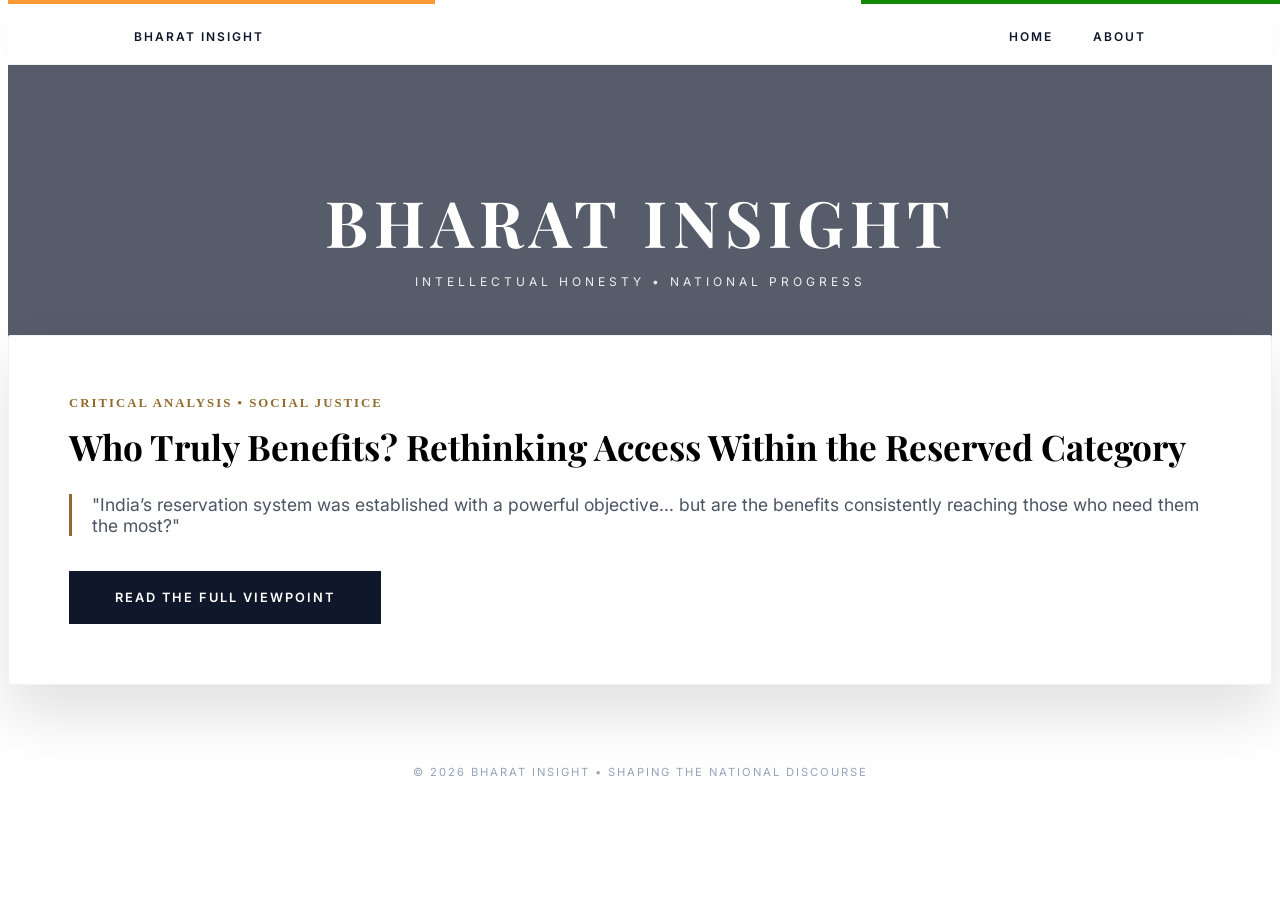
<file: index.html>
<!DOCTYPE html>
<html lang="en">
<head>
    <meta charset="UTF-8">
    <meta name="viewport" content="width=device-width, initial-scale=1.0">
    <title>Bharat Insight | The Voice of Modern India</title>
    <link rel="stylesheet" href="style.css">
    <link href="https://fonts.googleapis.com/css2?family=Playfair+Display:wght@700;900&family=Inter:wght@400;600&display=swap" rel="stylesheet">
</head>
<body>

    <div style="height: 4px; width: 100%; display: flex; position: fixed; top: 0; z-index: 1001;">
        <div style="flex: 1; background: #FF9933;"></div>
        <div style="flex: 1; background: #FFFFFF;"></div>
        <div style="flex: 1; background: #128807;"></div>
    </div>

    <nav class="navbar">
    <div class="logo">
        <a href="index.html">BHARAT INSIGHT</a>
    </div>
    <ul>
        <li><a href="index.html">Home</a></li>
        <li><a href="about.html">About</a></li>
    </ul>
</nav>

    <header class="hero">
        <h1 style="font-family: 'Playfair Display', serif; font-size: clamp(2rem, 8vw, 4rem); letter-spacing: 6px; margin: 0;">BHARAT INSIGHT</h1>
        <p style="font-family: 'Inter', sans-serif; text-transform: uppercase; letter-spacing: 4px; font-size: 0.75rem; opacity: 0.9; margin-top: 10px;">Intellectual Honesty • National Progress</p>
    </header>

    <main class="container">
        <div class="article-card">
            <span class="category-tag">Critical Analysis • Social Justice</span>
            <h2 style="font-family: 'Playfair Display', serif; font-size: 2.2rem; line-height: 1.2; margin: 15px 0 25px;">Who Truly Benefits? Rethinking Access Within the Reserved Category</h2>
            
            <p style="font-family: 'Inter', sans-serif; font-size: 1.1rem; color: #4b5563; margin-bottom: 35px; border-left: 3px solid var(--gold); padding-left: 20px;">
                "India’s reservation system was established with a powerful objective... but are the benefits consistently reaching those who need them the most?"
            </p>

            <a href="reservation-debate.html" style="
                display: inline-block;
                padding: 18px 45px;
                background: var(--ink);
                color: white;
                text-decoration: none;
                font-family: 'Inter', sans-serif;
                font-size: 0.8rem;
                font-weight: 600;
                letter-spacing: 2px;
                transition: all 0.3s ease;
                border: 1px solid var(--ink);
            " onmouseover="this.style.background='transparent'; this.style.color='var(--ink)';" onmouseout="this.style.background='var(--ink)'; this.style.color='white';">
                READ THE FULL VIEWPOINT
            </a>
        </div>
    </main>

    <footer style="text-align: center; padding: 80px 0 40px; color: #94a3b8; font-family: 'Inter', sans-serif; font-size: 0.7rem; letter-spacing: 2px;">
        © 2026 BHARAT INSIGHT • SHAPING THE NATIONAL DISCOURSE
    </footer>

</body>
</html>
</file>
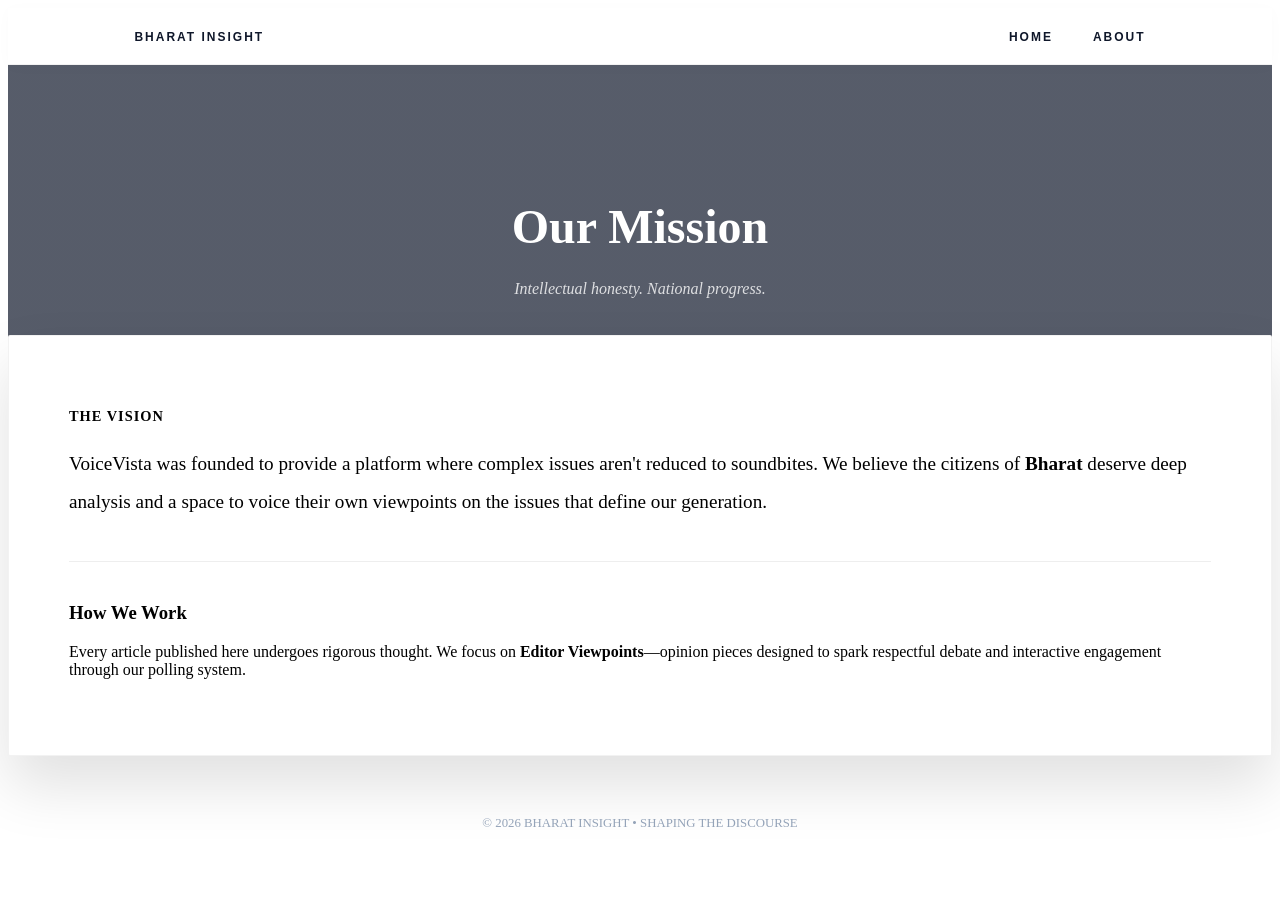
<file: about.html>
<!DOCTYPE html>
<html lang="en">
<head>
    <meta charset="UTF-8">
    <meta name="viewport" content="width=device-width, initial-scale=1.0">
    <title>About | Bharat Insight</title>
    <link rel="stylesheet" href="style.css">
</head>
<body>

   <nav class="navbar">
    <div class="logo">
        <a href="index.html">BHARAT INSIGHT</a>
    </div>
    <ul>
        <li><a href="index.html">Home</a></li>
        <li><a href="about.html">About</a></li>
    </ul>
</nav>

    <header class="hero">
        <h1 style="font-size: 3rem; margin-bottom: 10px;">Our Mission</h1>
        <p style="font-style: italic; opacity: 0.8;">Intellectual honesty. National progress.</p>
    </header>

    <main class="container">
        <div class="article-card">
            <h2 style="color: var(--accent); font-size: 0.9rem; text-transform: uppercase; letter-spacing: 1px;">The Vision</h2>
            <p style="font-size: 1.2rem; line-height: 2;">VoiceVista was founded to provide a platform where complex issues aren't reduced to soundbites. We believe the citizens of <strong>Bharat</strong> deserve deep analysis and a space to voice their own viewpoints on the issues that define our generation.</p>
            
            <hr style="border: 0; border-top: 1px solid #eee; margin: 40px 0;">

            <h3>How We Work</h3>
            <p>Every article published here undergoes rigorous thought. We focus on <strong>Editor Viewpoints</strong>—opinion pieces designed to spark respectful debate and interactive engagement through our polling system.</p>
        </div>
    </main>

    <footer style="text-align: center; padding: 60px 0; color: #94a3b8; font-size: 0.8rem;">
        © 2026 BHARAT INSIGHT • SHAPING THE DISCOURSE
    </footer>

</body>
</html>
</file>
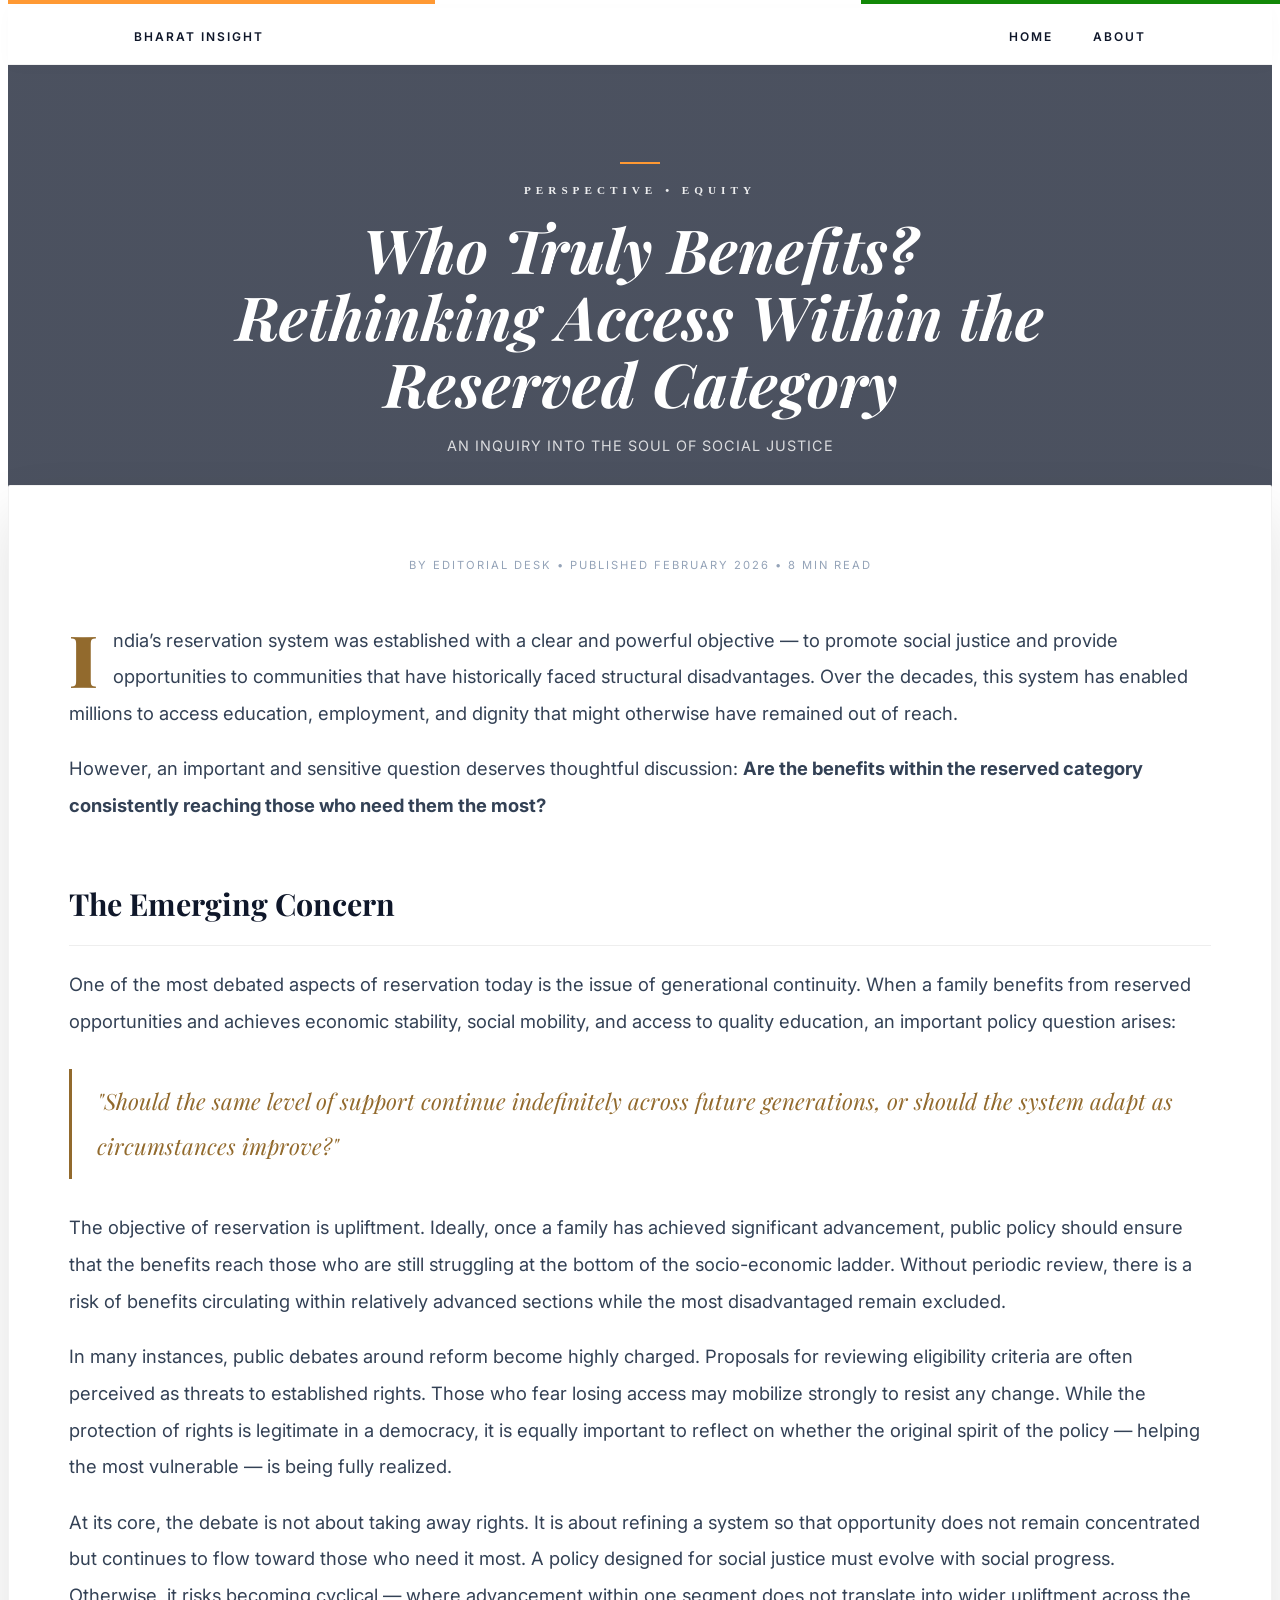
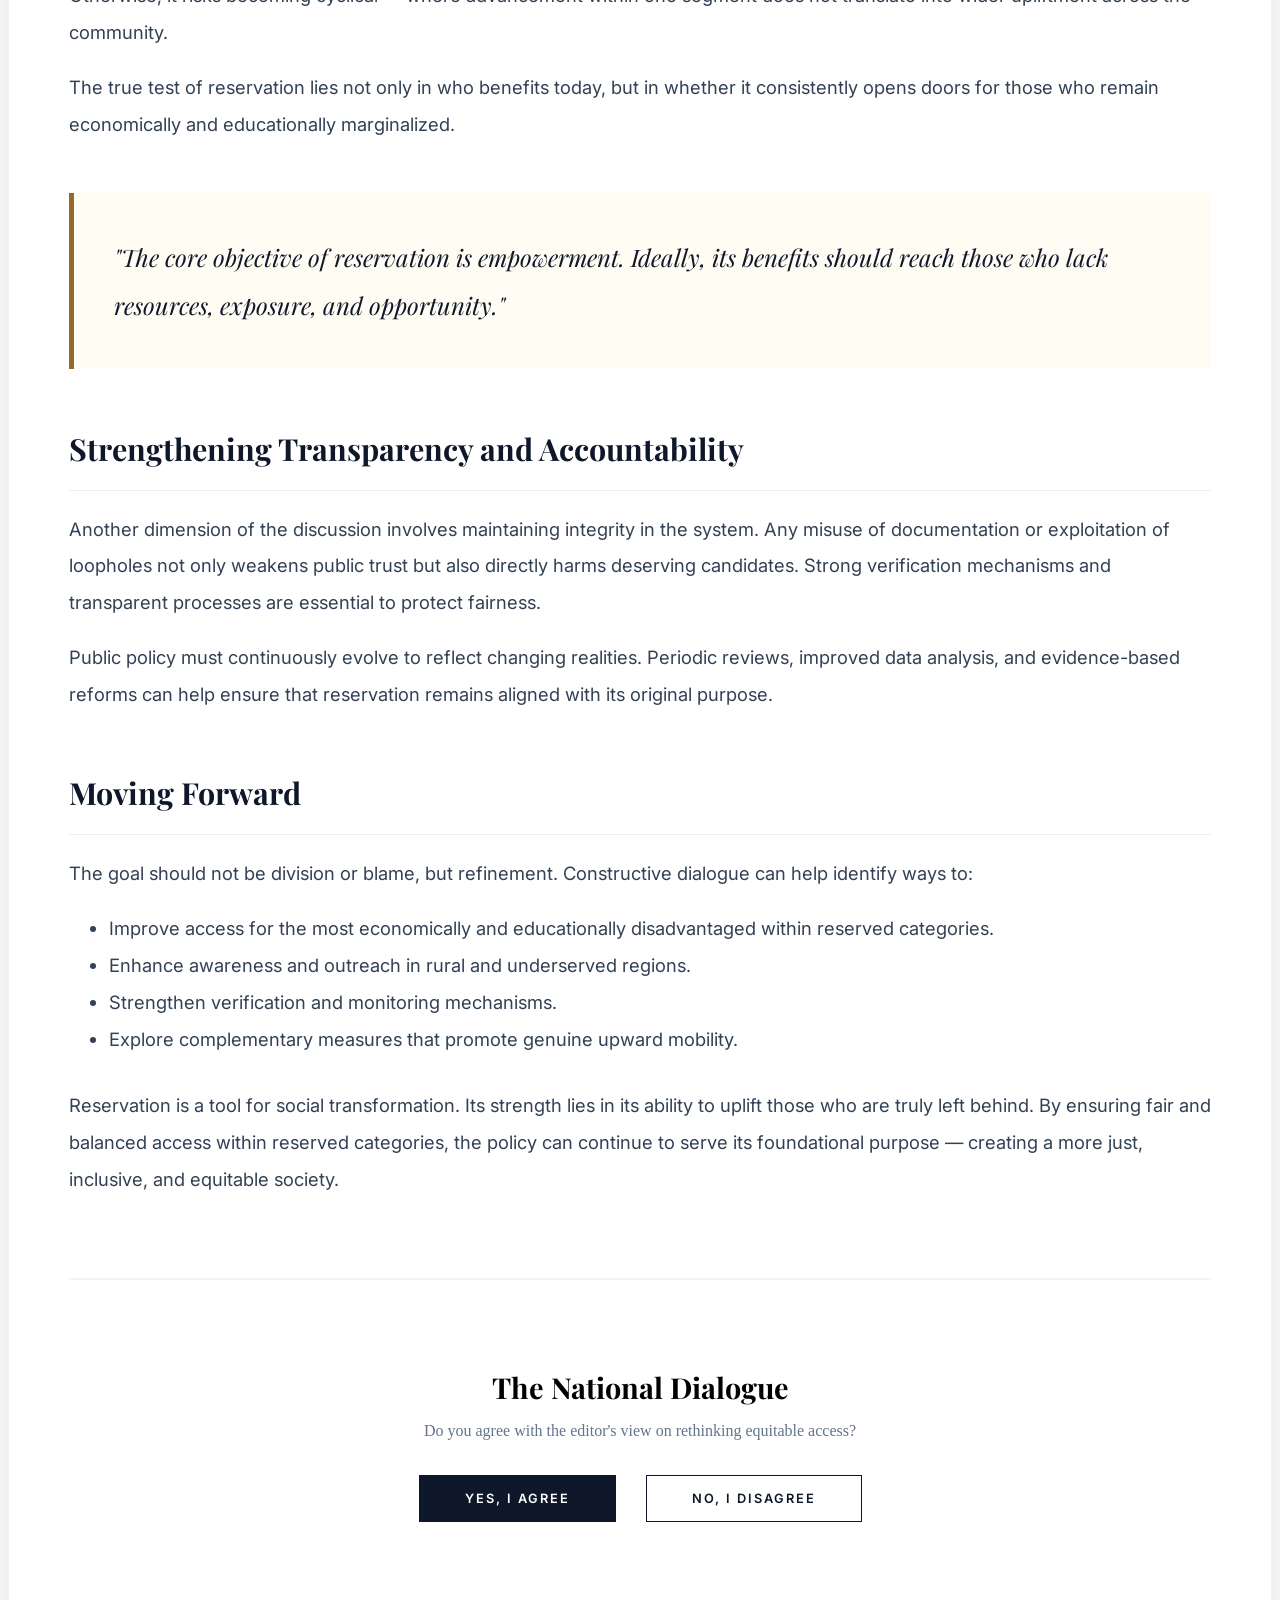
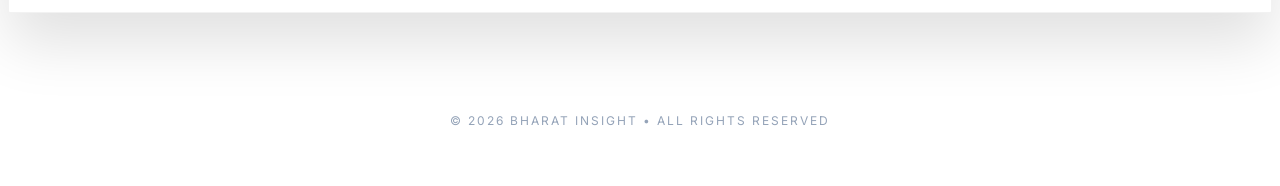
<file: reservation-debate.html>
<!DOCTYPE html>
<html lang="en">
<head>
    <meta charset="UTF-8">
    <meta name="viewport" content="width=device-width, initial-scale=1.0">
    <title>Rethinking Access | Bharat Insight</title>
    <link rel="stylesheet" href="style.css">
    <link href="https://fonts.googleapis.com/css2?family=Playfair+Display:ital,wght@0,700;0,900;1,700&family=Inter:wght@400;600&display=swap" rel="stylesheet">
</head>
<body>

    <div style="height: 4px; width: 100%; display: flex; position: fixed; top: 0; z-index: 1001;">
        <div style="flex: 1; background: #FF9933;"></div>
        <div style="flex: 1; background: #FFFFFF;"></div>
        <div style="flex: 1; background: #128807;"></div>
    </div>

    <nav class="navbar">
        <div class="logo"><a href="index.html">BHARAT INSIGHT</a></div>
        <ul>
            <li><a href="index.html">HOME</a></li>
            <li><a href="about.html">ABOUT</a></li>
        </ul>
    </nav>

    <header class="hero" style="
        background: linear-gradient(rgba(15, 23, 42, 0.75), rgba(15, 23, 42, 0.75)), 
        url('https://images.unsplash.com/photo-1565342403917-671ac824577c?q=80&w=2000'); 
        background-size: cover; 
        background-position: center; 
        background-attachment: fixed;
        height: 500px;
        display: flex;
        align-items: center;
        justify-content: center;">
        
        <div style="max-width: 900px; text-align: center; padding: 0 40px;">
            <div style="width: 40px; height: 2px; background: #FF9933; margin: 0 auto 20px;"></div>
            <span class="category-tag" style="color: #fff; letter-spacing: 5px; font-size: 0.7rem; opacity: 0.9;">PERSPECTIVE • EQUITY</span>
            
            <h1 style="
                font-family: 'Playfair Display', serif; 
                font-size: clamp(2.2rem, 6vw, 3.8rem); 
                color: white; 
                line-height: 1.1; 
                margin: 20px 0;
                font-style: italic;">
                Who Truly Benefits? <br>Rethinking Access Within the Reserved Category
            </h1>
            
            <p style="color: rgba(255,255,255,0.8); font-family: 'Inter', sans-serif; letter-spacing: 1px; font-size: 0.9rem; text-transform: uppercase;">
                An Inquiry into the Soul of Social Justice
            </p>
        </div>
    </header>

    <main class="container">
        <article class="article-card">
            <p class="meta" style="text-align: center; font-family: 'Inter', sans-serif; text-transform: uppercase; letter-spacing: 2px; font-size: 0.7rem; color: #94a3b8; margin-bottom: 50px;">
                By Editorial Desk • Published February 2026 • 8 Min Read
            </p>

            <div class="content" style="font-family: 'Inter', sans-serif; font-size: 1.15rem; line-height: 2; color: #334155;">
                
                <p><span style="float: left; font-family: 'Playfair Display', serif; font-size: 4.5rem; line-height: 1; padding-right: 15px; color: var(--gold); font-weight: 900;">I</span>ndia’s reservation system was established with a clear and powerful objective — to promote social justice and provide opportunities to communities that have historically faced structural disadvantages. Over the decades, this system has enabled millions to access education, employment, and dignity that might otherwise have remained out of reach.</p>
                
                <p>However, an important and sensitive question deserves thoughtful discussion: <strong>Are the benefits within the reserved category consistently reaching those who need them the most?</strong></p>

                <h3 style="font-family: 'Playfair Display', serif; color: var(--ink); margin: 50px 0 20px; font-size: 1.9rem; border-bottom: 1px solid #eee; padding-bottom: 10px;">The Emerging Concern</h3>
                <p>One of the most debated aspects of reservation today is the issue of generational continuity. When a family benefits from reserved opportunities and achieves economic stability, social mobility, and access to quality education, an important policy question arises:</p>
                
                <p style="font-family: 'Playfair Display', serif; font-style: italic; font-size: 1.4rem; color: var(--gold); padding: 10px 0; border-left: 3px solid var(--gold); padding-left: 25px; margin: 30px 0;">
                    "Should the same level of support continue indefinitely across future generations, or should the system adapt as circumstances improve?"
                </p>

                <p>The objective of reservation is upliftment. Ideally, once a family has achieved significant advancement, public policy should ensure that the benefits reach those who are still struggling at the bottom of the socio-economic ladder. Without periodic review, there is a risk of benefits circulating within relatively advanced sections while the most disadvantaged remain excluded.</p>
                
                <p>In many instances, public debates around reform become highly charged. Proposals for reviewing eligibility criteria are often perceived as threats to established rights. Those who fear losing access may mobilize strongly to resist any change. While the protection of rights is legitimate in a democracy, it is equally important to reflect on whether the original spirit of the policy — helping the most vulnerable — is being fully realized.</p>
                
                <p>At its core, the debate is not about taking away rights. It is about refining a system so that opportunity does not remain concentrated but continues to flow toward those who need it most. A policy designed for social justice must evolve with social progress. Otherwise, it risks becoming cyclical — where advancement within one segment does not translate into wider upliftment across the community.</p>

                <p>The true test of reservation lies not only in who benefits today, but in whether it consistently opens doors for those who remain economically and educationally marginalized.</p>

                <div style="background: #fffcf4; border-left: 5px solid var(--gold); padding: 40px; margin: 50px 0; font-style: italic; font-family: 'Playfair Display', serif; font-size: 1.5rem; color: var(--ink);">
                    "The core objective of reservation is empowerment. Ideally, its benefits should reach those who lack resources, exposure, and opportunity."
                </div>

                <h3 style="font-family: 'Playfair Display', serif; color: var(--ink); margin: 50px 0 20px; font-size: 1.9rem; border-bottom: 1px solid #eee; padding-bottom: 10px;">Strengthening Transparency and Accountability</h3>
                <p>Another dimension of the discussion involves maintaining integrity in the system. Any misuse of documentation or exploitation of loopholes not only weakens public trust but also directly harms deserving candidates. Strong verification mechanisms and transparent processes are essential to protect fairness.</p>
                
                <p>Public policy must continuously evolve to reflect changing realities. Periodic reviews, improved data analysis, and evidence-based reforms can help ensure that reservation remains aligned with its original purpose.</p>

                <h3 style="font-family: 'Playfair Display', serif; color: var(--ink); margin: 50px 0 20px; font-size: 1.9rem; border-bottom: 1px solid #eee; padding-bottom: 10px;">Moving Forward</h3>
                <p>The goal should not be division or blame, but refinement. Constructive dialogue can help identify ways to:</p>
                <ul style="margin-bottom: 30px;">
                    <li>Improve access for the most economically and educationally disadvantaged within reserved categories.</li>
                    <li>Enhance awareness and outreach in rural and underserved regions.</li>
                    <li>Strengthen verification and monitoring mechanisms.</li>
                    <li>Explore complementary measures that promote genuine upward mobility.</li>
                </ul>
                
                <p>Reservation is a tool for social transformation. Its strength lies in its ability to uplift those who are truly left behind. By ensuring fair and balanced access within reserved categories, the policy can continue to serve its foundational purpose — creating a more just, inclusive, and equitable society.</p>
            </div>

            <div class="interaction-zone" style="margin-top: 80px; padding-top: 50px; border-top: 2px solid #f1f5f9;">
                <h4 style="font-family: 'Playfair Display', serif; text-align: center; font-size: 1.8rem; margin-bottom: 10px;">The National Dialogue</h4>
                <p style="text-align: center; font-size: 1rem; color: #64748b; margin-bottom: 35px;">Do you agree with the editor's view on rethinking equitable access?</p>
                
                <div style="display: flex; justify-content: center; gap: 30px;">
                    <button onclick="vote('Yes')" style="padding: 15px 45px; border: 1px solid var(--ink); background: var(--ink); color: white; cursor: pointer; font-family: 'Inter', sans-serif; letter-spacing: 2px; font-weight: 600; font-size: 0.8rem; transition: 0.3s;">YES, I AGREE</button>
                    <button onclick="vote('No')" style="padding: 15px 45px; border: 1px solid var(--ink); background: transparent; color: var(--ink); cursor: pointer; font-family: 'Inter', sans-serif; letter-spacing: 2px; font-weight: 600; font-size: 0.8rem; transition: 0.3s;">NO, I DISAGREE</button>
                </div>
                <p id="poll-msg" style="text-align: center; margin-top: 30px; font-family: 'Playfair Display', serif; font-style: italic; font-size: 1.2rem; color: var(--gold);"></p>
            </div>
        </article>
    </main>

    <footer style="text-align: center; padding: 100px 0 50px; color: #94a3b8; font-family: 'Inter', sans-serif; font-size: 0.75rem; letter-spacing: 2px;">
        © 2026 BHARAT INSIGHT • ALL RIGHTS RESERVED
    </footer>

    <script>
        function vote(choice) {
            document.getElementById('poll-msg').innerText = "Thank you for contributing your voice to this discussion.";
        }
    </script>
</body>
</html>
</file>
<file: style.css>
:root {
    --ink: #0f172a;        /* Deep Midnight */
    --gold: #926a2d;       /* Antique Saffron/Gold */
    --bone: #f8f9fa;       /* Premium Paper Color */
    --accent-light: #fffcf4; /* Soft cream for highlights */
}

body {
   /* --- PREMIUM NAVIGATION STYLE --- */
.navbar {
    background: rgba(255, 255, 255, 0.98); /* Near-solid white */
    backdrop-filter: blur(10px);           /* Modern blur effect */
    padding: 1.2rem 10%;
    display: flex;
    justify-content: space-between;
    align-items: center;
    position: sticky;
    top: 4px; /* Leaves room for the Heritage Strip */
    z-index: 1000;
    border-bottom: 1px solid rgba(0,0,0,0.05);
    box-shadow: 0 2px 15px rgba(0,0,0,0.02);
}

.logo a {
    color: var(--ink);
    text-decoration: none;
    font-family: 'Playfair Display', serif;
    font-weight: 900;
    letter-spacing: 2px;
    font-size: 1.4rem;
    transition: 0.3s ease;
}

.logo a:hover {
    color: var(--gold); /* Subtle shift to gold on hover */
}

.navbar ul {
    list-style: none;
    display: flex;
    gap: 40px; /* Generous spacing for a premium feel */
    margin: 0;
    padding: 0;
}

.navbar a {
    color: var(--ink);
    text-decoration: none;
    font-family: 'Inter', sans-serif;
    font-weight: 600;
    font-size: 0.75rem;
    letter-spacing: 2px;
    text-transform: uppercase;
    transition: 0.3s ease;
    position: relative;
}

/* Elegant Underline Hover Effect */
.navbar a::after {
    content: '';
    position: absolute;
    width: 0;
    height: 1.5px;
    bottom: -5px;
    left: 0;
    background-color: var(--gold);
    transition: width 0.3s ease;
}

.navbar a:hover::after {
    width: 100%;
}

.navbar a:hover {
    color: var(--gold);
}

/* Premium Hero Section */
.hero {
    background: linear-gradient(rgba(15, 23, 42, 0.7), rgba(15, 23, 42, 0.7)), 
                url('https://images.unsplash.com/photo-1524492412937-b28074a5d7da?q=80&w=2000'); /* Taj Mahal Architectural Detail */
    background-size: cover;
    background-attachment: fixed; /* Parallax effect for luxury feel */
    height: 350px;
    display: flex;
    flex-direction: column;
    justify-content: center;
    align-items: center;
    color: white;
}

/* Elevated Content Card */
.article-card {
    background: white;
    padding: 60px;
    margin-top: -80px;
    border-radius: 2px;
    box-shadow: 0 30px 60px rgba(0,0,0,0.12);
    border: 1px solid rgba(0,0,0,0.05);
}

.category-tag {
    color: var(--gold);
    text-transform: uppercase;
    font-size: 0.8rem;
    letter-spacing: 2px;
    font-weight: 700;
    display: block;
    margin-bottom: 10px;
}
</file>
